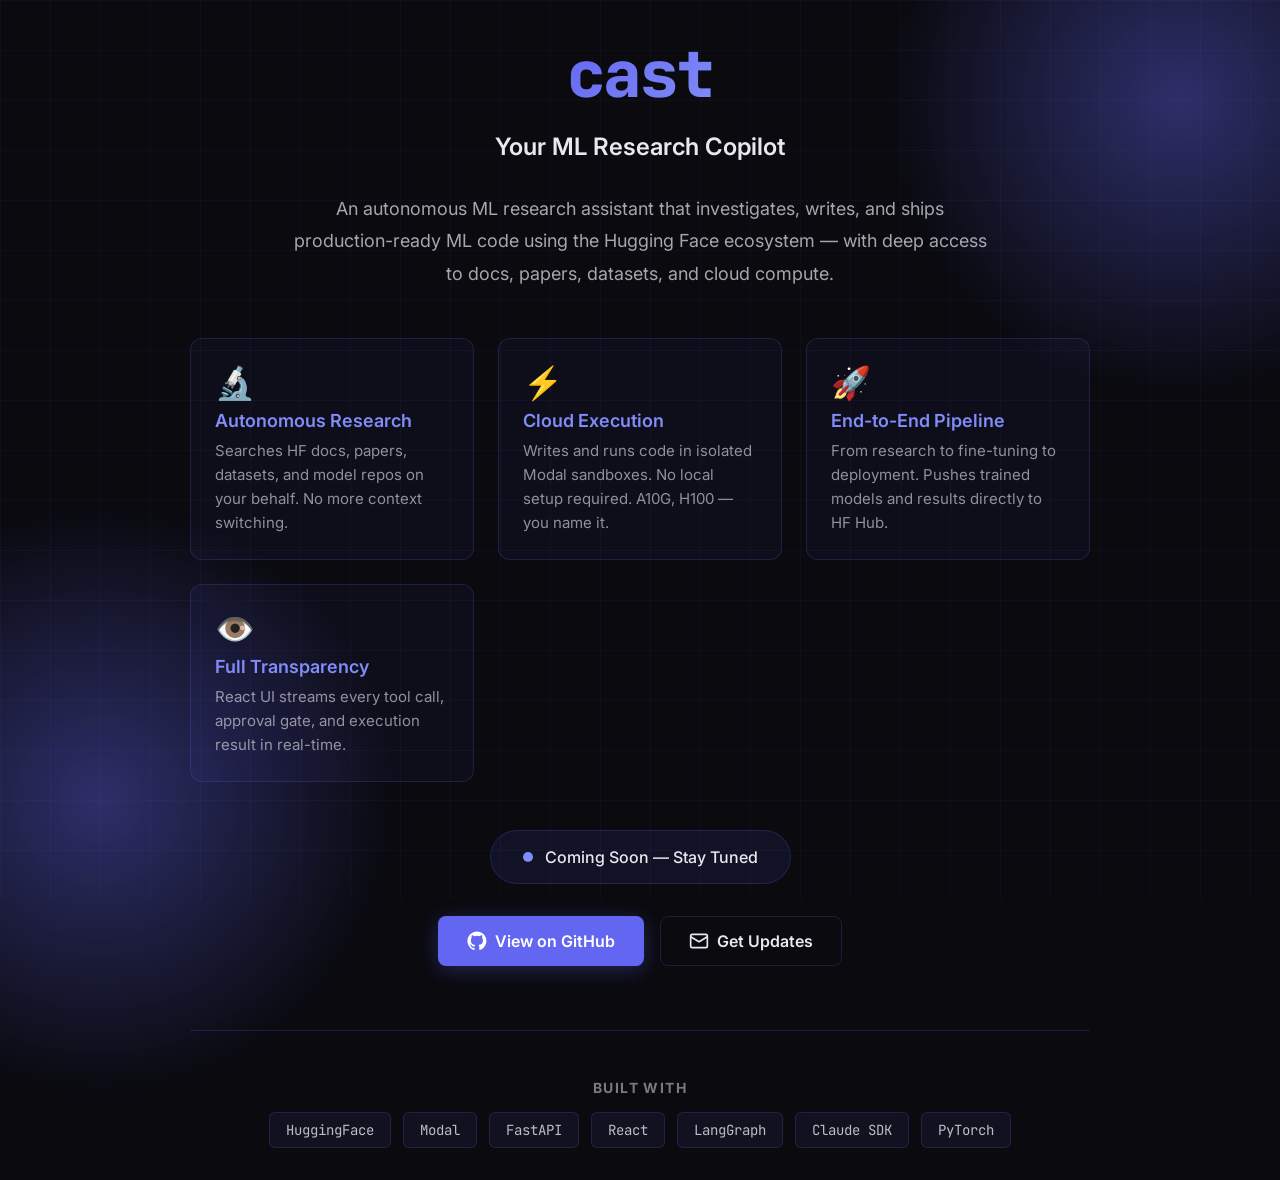
<file: index.html>
<!DOCTYPE html>
<html lang="en">
<head>
<meta charset="UTF-8" />
<meta name="viewport" content="width=device-width, initial-scale=1.0" />
<title>Cast CLI — Coming Soon</title>
<meta name="description" content="Cast — An ML research assistant that autonomously investigates, writes, and ships ML code using the Hugging Face ecosystem." />
<link rel="icon" href="favicon.svg" type="image/svg+xml" />
<link rel="preconnect" href="https://fonts.googleapis.com" />
<link rel="preconnect" href="https://fonts.gstatic.com" crossorigin />
<link href="https://fonts.googleapis.com/css2?family=Inter:wght@400;500;600;700;800&family=JetBrains+Mono:wght@400;500;700&display=swap" rel="stylesheet" />
<style>
* {
  margin: 0;
  padding: 0;
  box-sizing: border-box;
}

:root {
  --bg: #0a0a0f;
  --fg: #e8e8f0;
  --accent: #6366f1;
  --accent-bright: #818cf8;
  --border: rgba(99, 102, 241, 0.2);
  --glow: rgba(99, 102, 241, 0.4);
}

body {
  font-family: 'Inter', -apple-system, BlinkMacSystemFont, 'Segoe UI', sans-serif;
  background: var(--bg);
  color: var(--fg);
  min-height: 100vh;
  display: flex;
  align-items: center;
  justify-content: center;
  padding: 2rem;
  overflow: hidden;
  position: relative;
}

/* Animated background */
.bg-grid {
  position: fixed;
  top: 0;
  left: 0;
  width: 100%;
  height: 100%;
  background-image: 
    linear-gradient(var(--border) 1px, transparent 1px),
    linear-gradient(90deg, var(--border) 1px, transparent 1px);
  background-size: 50px 50px;
  opacity: 0.3;
  animation: gridMove 20s linear infinite;
  z-index: 0;
}

@keyframes gridMove {
  0% { transform: translate(0, 0); }
  100% { transform: translate(50px, 50px); }
}

.glow-orb {
  position: fixed;
  width: 600px;
  height: 600px;
  border-radius: 50%;
  background: radial-gradient(circle, var(--glow) 0%, transparent 70%);
  pointer-events: none;
  z-index: 0;
}

.orb-1 {
  top: -200px;
  right: -200px;
  animation: float 15s ease-in-out infinite;
}

.orb-2 {
  bottom: -200px;
  left: -200px;
  animation: float 20s ease-in-out infinite reverse;
}

@keyframes float {
  0%, 100% { transform: translate(0, 0) scale(1); }
  50% { transform: translate(50px, 50px) scale(1.1); }
}

.container {
  max-width: 900px;
  width: 100%;
  position: relative;
  z-index: 1;
  text-align: center;
}

.logo {
  display: inline-block;
  font-family: 'JetBrains Mono', monospace;
  font-size: 4rem;
  font-weight: 800;
  background: linear-gradient(135deg, var(--accent) 0%, var(--accent-bright) 100%);
  -webkit-background-clip: text;
  -webkit-text-fill-color: transparent;
  background-clip: text;
  margin-bottom: 1rem;
  animation: slideDown 0.8s ease-out;
  letter-spacing: -0.02em;
}

@keyframes slideDown {
  from {
    opacity: 0;
    transform: translateY(-30px);
  }
  to {
    opacity: 1;
    transform: translateY(0);
  }
}

.tagline {
  font-size: 1.5rem;
  font-weight: 600;
  color: var(--fg);
  margin-bottom: 2rem;
  animation: slideDown 0.8s ease-out 0.2s both;
}

.description {
  font-size: 1.125rem;
  line-height: 1.8;
  color: rgba(232, 232, 240, 0.7);
  margin-bottom: 3rem;
  max-width: 700px;
  margin-left: auto;
  margin-right: auto;
  animation: slideDown 0.8s ease-out 0.4s both;
}

.features {
  display: grid;
  grid-template-columns: repeat(auto-fit, minmax(250px, 1fr));
  gap: 1.5rem;
  margin-bottom: 3rem;
  animation: slideDown 0.8s ease-out 0.6s both;
}

.feature {
  background: rgba(99, 102, 241, 0.05);
  border: 1px solid var(--border);
  border-radius: 12px;
  padding: 1.5rem;
  text-align: left;
  transition: all 0.3s ease;
}

.feature:hover {
  background: rgba(99, 102, 241, 0.1);
  border-color: var(--accent);
  transform: translateY(-5px);
  box-shadow: 0 10px 30px rgba(99, 102, 241, 0.2);
}

.feature-icon {
  font-size: 2rem;
  margin-bottom: 0.5rem;
  display: block;
}

.feature h3 {
  font-size: 1.125rem;
  font-weight: 600;
  margin-bottom: 0.5rem;
  color: var(--accent-bright);
}

.feature p {
  font-size: 0.9375rem;
  line-height: 1.6;
  color: rgba(232, 232, 240, 0.6);
}

.status {
  display: inline-flex;
  align-items: center;
  gap: 0.75rem;
  padding: 1rem 2rem;
  background: rgba(99, 102, 241, 0.1);
  border: 1px solid var(--border);
  border-radius: 50px;
  font-size: 1rem;
  font-weight: 500;
  margin-bottom: 2rem;
  animation: slideDown 0.8s ease-out 0.8s both;
}

.pulse-dot {
  width: 10px;
  height: 10px;
  border-radius: 50%;
  background: var(--accent-bright);
  animation: pulse 2s ease-in-out infinite;
}

@keyframes pulse {
  0%, 100% {
    opacity: 1;
    transform: scale(1);
  }
  50% {
    opacity: 0.5;
    transform: scale(1.2);
  }
}

.cta {
  display: flex;
  gap: 1rem;
  justify-content: center;
  align-items: center;
  flex-wrap: wrap;
  animation: slideDown 0.8s ease-out 1s both;
}

.btn {
  display: inline-flex;
  align-items: center;
  gap: 0.5rem;
  padding: 0.875rem 1.75rem;
  border-radius: 8px;
  font-weight: 600;
  font-size: 1rem;
  text-decoration: none;
  transition: all 0.3s ease;
  border: 1px solid transparent;
}

.btn-primary {
  background: var(--accent);
  color: white;
  box-shadow: 0 4px 20px rgba(99, 102, 241, 0.3);
}

.btn-primary:hover {
  background: var(--accent-bright);
  transform: translateY(-2px);
  box-shadow: 0 8px 30px rgba(99, 102, 241, 0.5);
}

.btn-secondary {
  background: transparent;
  color: var(--fg);
  border-color: var(--border);
}

.btn-secondary:hover {
  background: rgba(99, 102, 241, 0.1);
  border-color: var(--accent);
}

.tech-stack {
  margin-top: 4rem;
  padding-top: 3rem;
  border-top: 1px solid var(--border);
  animation: slideDown 0.8s ease-out 1.2s both;
}

.tech-stack h3 {
  font-size: 0.875rem;
  text-transform: uppercase;
  letter-spacing: 0.1em;
  color: rgba(232, 232, 240, 0.5);
  margin-bottom: 1rem;
}

.tech-tags {
  display: flex;
  flex-wrap: wrap;
  gap: 0.75rem;
  justify-content: center;
}

.tech-tag {
  padding: 0.5rem 1rem;
  background: rgba(99, 102, 241, 0.08);
  border: 1px solid var(--border);
  border-radius: 6px;
  font-size: 0.875rem;
  font-family: 'JetBrains Mono', monospace;
  color: rgba(232, 232, 240, 0.8);
}

@media (max-width: 768px) {
  .logo {
    font-size: 3rem;
  }
  
  .tagline {
    font-size: 1.25rem;
  }
  
  .description {
    font-size: 1rem;
  }
  
  .features {
    grid-template-columns: 1fr;
  }
  
  .cta {
    flex-direction: column;
  }
  
  .btn {
    width: 100%;
    justify-content: center;
  }
}
</style>
</head>
<body>

<div class="bg-grid"></div>
<div class="glow-orb orb-1"></div>
<div class="glow-orb orb-2"></div>

<div class="container">
  <div class="logo">cast</div>
  <h1 class="tagline">Your ML Research Copilot</h1>
  
  <p class="description">
    An autonomous ML research assistant that investigates, writes, and ships production-ready ML code using the Hugging Face ecosystem — with deep access to docs, papers, datasets, and cloud compute.
  </p>

  <div class="features">
    <div class="feature">
      <span class="feature-icon">🔬</span>
      <h3>Autonomous Research</h3>
      <p>Searches HF docs, papers, datasets, and model repos on your behalf. No more context switching.</p>
    </div>
    
    <div class="feature">
      <span class="feature-icon">⚡</span>
      <h3>Cloud Execution</h3>
      <p>Writes and runs code in isolated Modal sandboxes. No local setup required. A10G, H100 — you name it.</p>
    </div>
    
    <div class="feature">
      <span class="feature-icon">🚀</span>
      <h3>End-to-End Pipeline</h3>
      <p>From research to fine-tuning to deployment. Pushes trained models and results directly to HF Hub.</p>
    </div>
    
    <div class="feature">
      <span class="feature-icon">👁️</span>
      <h3>Full Transparency</h3>
      <p>React UI streams every tool call, approval gate, and execution result in real-time.</p>
    </div>
  </div>

  <div class="status">
    <span class="pulse-dot"></span>
    <span>Coming Soon — Stay Tuned</span>
  </div>

  <div class="cta">
    <a href="https://github.com/vedants254/cast-cli" class="btn btn-primary" target="_blank" rel="noopener">
      <svg width="20" height="20" viewBox="0 0 24 24" fill="currentColor">
        <path d="M12 .5C5.7.5.5 5.7.5 12c0 5 3.3 9.3 7.8 10.8.6.1.8-.2.8-.6v-2c-3.2.7-3.9-1.5-3.9-1.5-.5-1.3-1.2-1.7-1.2-1.7-1-.7.1-.7.1-.7 1.1.1 1.7 1.2 1.7 1.2 1 1.7 2.7 1.2 3.4.9.1-.8.4-1.3.7-1.6-2.6-.3-5.3-1.3-5.3-5.7 0-1.3.4-2.3 1.1-3.1-.1-.3-.5-1.5.1-3 0 0 1-.3 3.2 1.2a11 11 0 0 1 5.8 0c2.2-1.5 3.2-1.2 3.2-1.2.6 1.5.2 2.7.1 3 .7.8 1.1 1.8 1.1 3.1 0 4.4-2.7 5.4-5.3 5.7.4.4.8 1.1.8 2.2v3.2c0 .4.2.7.8.6 4.5-1.5 7.8-5.8 7.8-10.8C23.5 5.7 18.3.5 12 .5z"/>
      </svg>
      View on GitHub
    </a>
    <a href="mailto:vedantshelkar@gmail.com" class="btn btn-secondary">
      <svg width="20" height="20" viewBox="0 0 24 24" fill="none" stroke="currentColor" stroke-width="2">
        <rect x="2" y="4" width="20" height="16" rx="2"/>
        <path d="m2 7 10 6 10-6"/>
      </svg>
      Get Updates
    </a>
  </div>

  <div class="tech-stack">
    <h3>Built With</h3>
    <div class="tech-tags">
      <span class="tech-tag">HuggingFace</span>
      <span class="tech-tag">Modal</span>
      <span class="tech-tag">FastAPI</span>
      <span class="tech-tag">React</span>
      <span class="tech-tag">LangGraph</span>
      <span class="tech-tag">Claude SDK</span>
      <span class="tech-tag">PyTorch</span>
    </div>
  </div>
</div>

</body>
</html>
</file>
